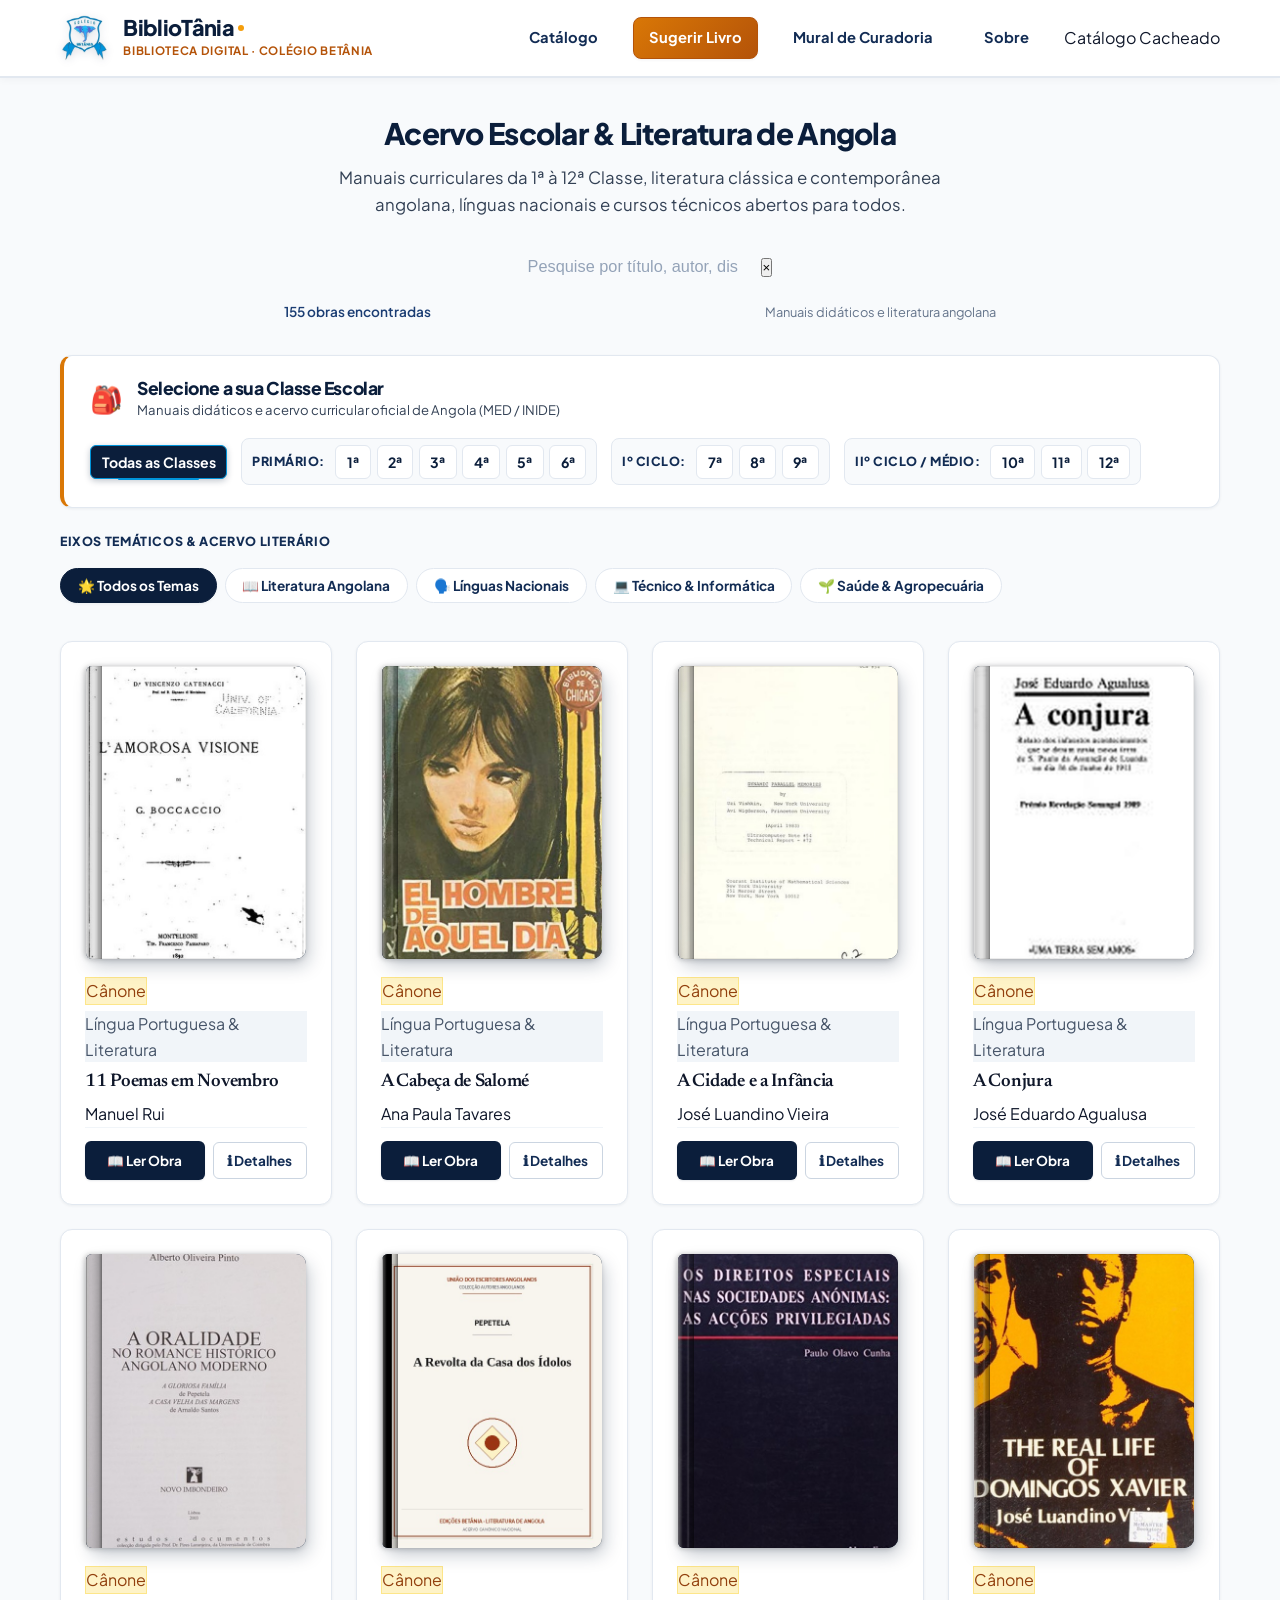
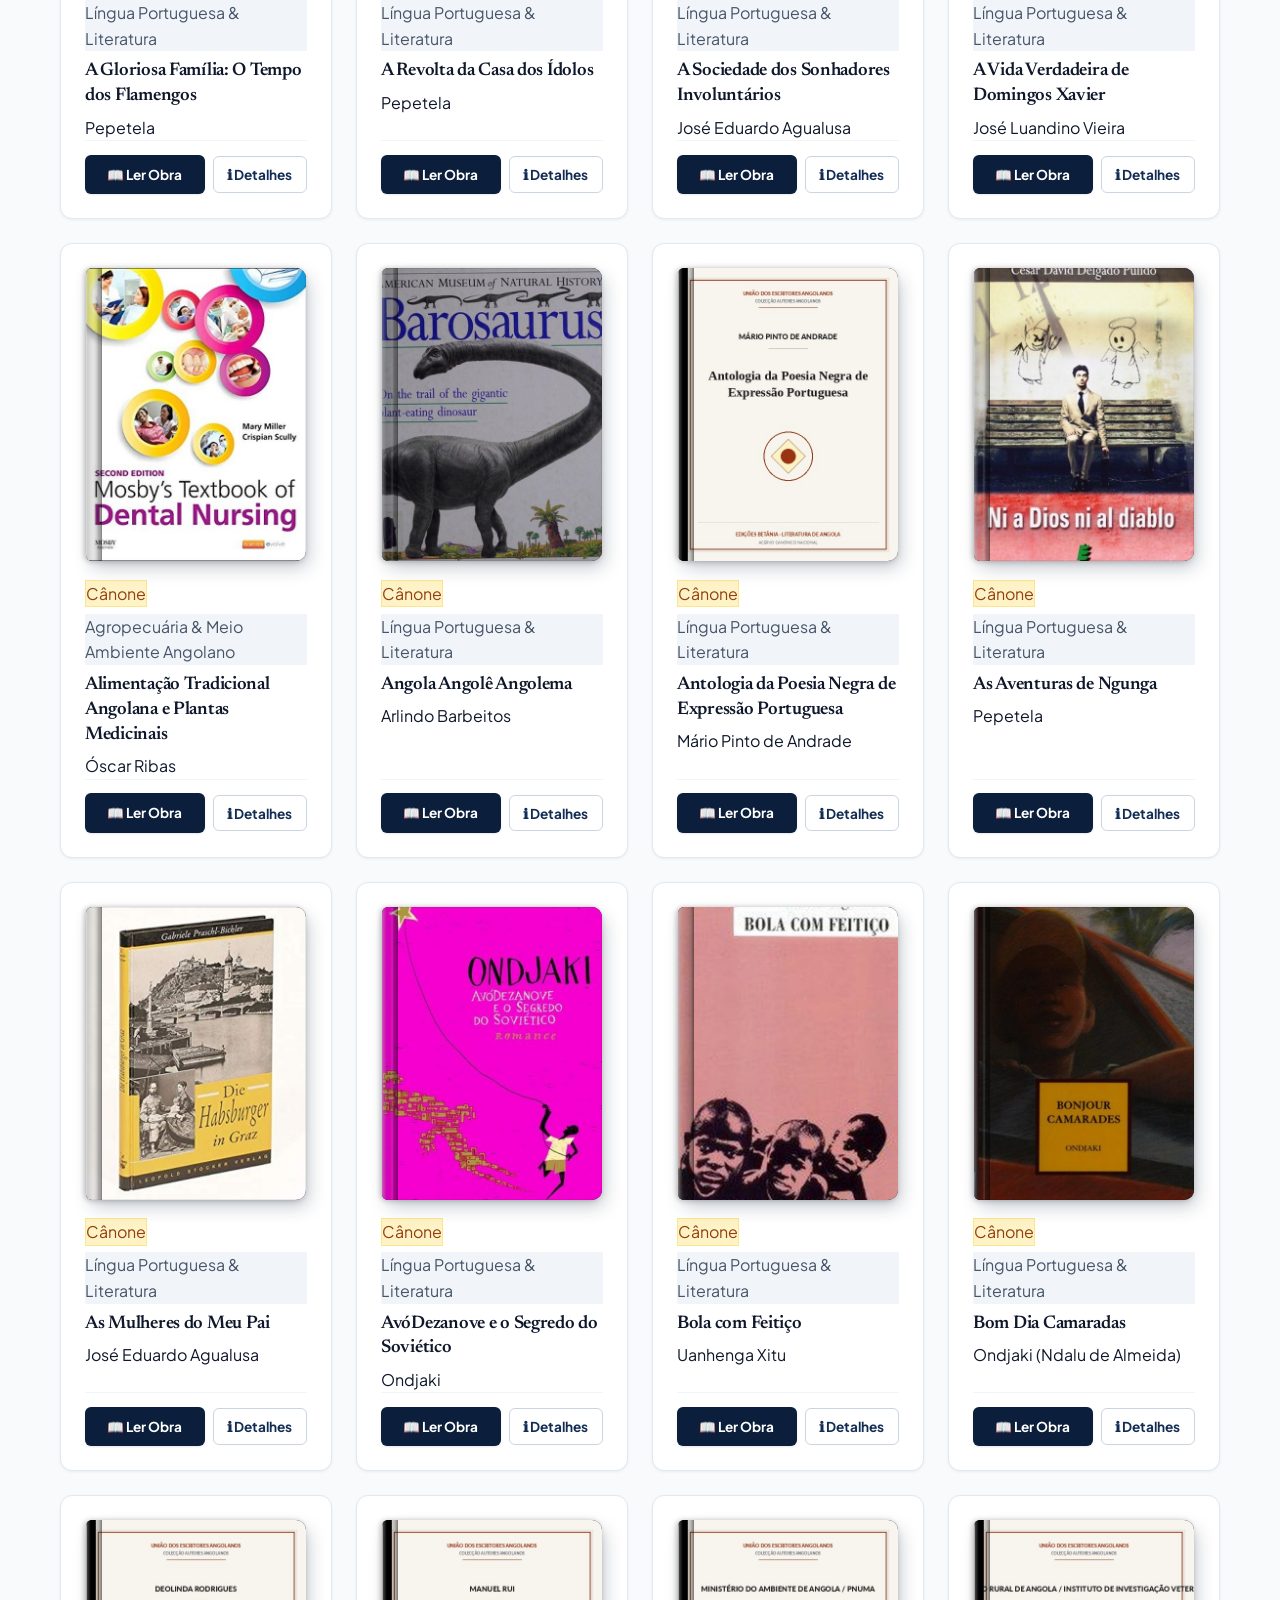
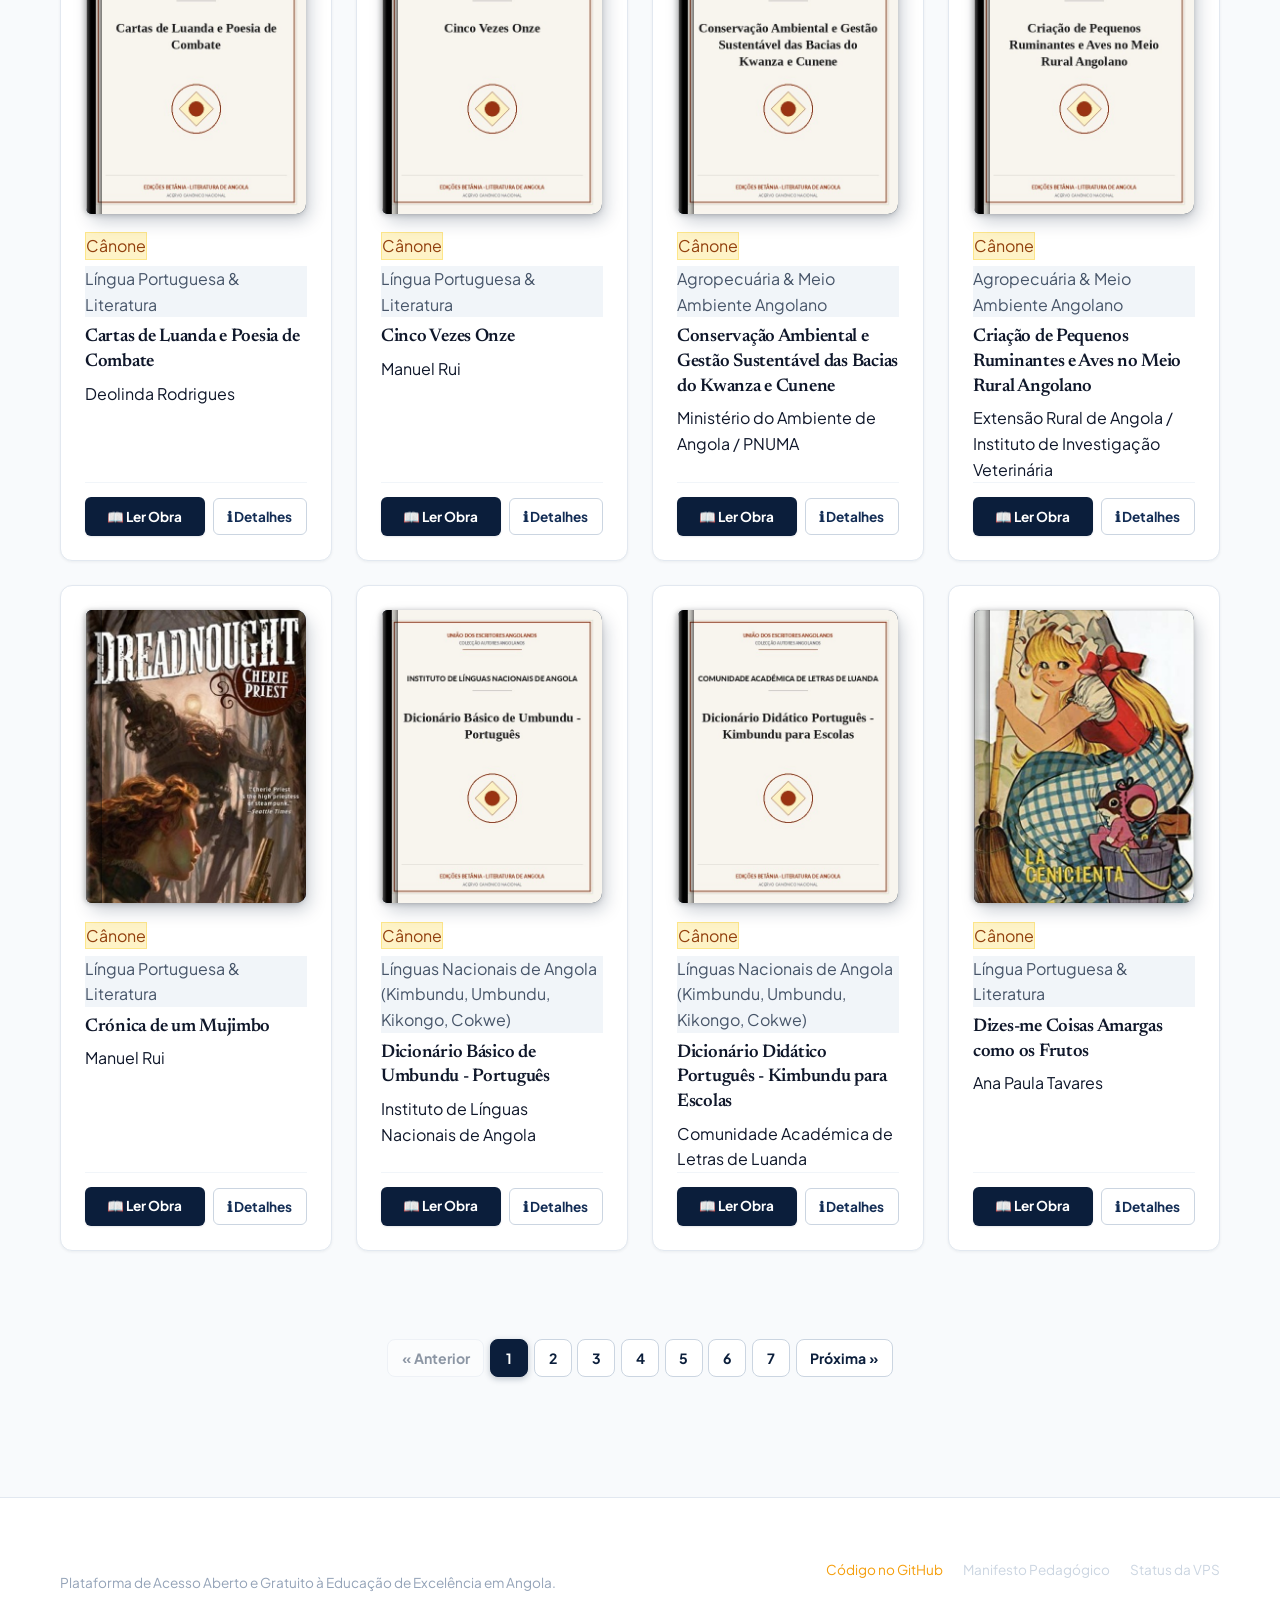
<file: docs/index.html>
<!DOCTYPE html>
<html lang="pt-AO">
<head>
  <meta charset="UTF-8">
  <meta name="viewport" content="width=device-width, initial-scale=1.0">
  <title>BiblioTânia — Complexo Escolar Privado Betânia</title>
  <meta name="description" content="Biblioteca Digital Oficial do Complexo Escolar Privado Betânia (Zango 1, Luanda) com manuais escolares certificados pelo MED/INIDE e literatura canónica de Angola.">
  <link rel="icon" type="image/svg+xml" href="favicon.svg">
  <link rel="preconnect" href="https://fonts.googleapis.com">
  <link rel="preconnect" href="https://fonts.gstatic.com" crossorigin>
  <link href="https://fonts.googleapis.com/css2?family=Newsreader:ital,opsz,wght@0,6..72,400..700;1,6..72,400..700&family=Plus+Jakarta+Sans:wght@400;500;600;700;800&display=swap" rel="stylesheet">
  <link rel="stylesheet" href="css/style.css">
</head>
<body>

  <!-- Cabeçalho Institucional -->
  <header class="site-header">
    <div class="container header-wrapper">
      <a href="./" class="brand-group">
        <img src="images/logo.svg" alt="Colégio Betânia" class="brand-logo-img" width="46" height="46">
        <div class="brand-info">
          <h1>BiblioTânia</h1>
          <p>Biblioteca Digital · Colégio Betânia</p>
        </div>
      </a>

      <nav class="nav-links">
        <a href="./" class="nav-link active">Catálogo</a>
        <a href="#submeter" class="nav-link nav-btn-highlight" data-open-modal="submeter">Sugerir Livro</a>
        <a href="#mural" class="nav-link" data-open-modal="mural">Mural de Curadoria</a>
        <a href="#sobre" class="nav-link" data-open-modal="sobre">Sobre</a>
        
        <!-- Status de Conexão com o Backend Go na VPS -->
        <div id="api-badge" class="api-badge offline" data-open-modal="api-config" title="Clique para verificar ou alterar a URL do servidor VPS">
          <span class="api-status-dot"></span>
          <span id="api-badge-text">VPS Standby</span>
        </div>
      </nav>
    </div>
  </header>

  <!-- Conteúdo Principal -->
  <main class="container" style="padding-top: 2rem; padding-bottom: 4rem;">
    
    <!-- Hero / Barra de Pesquisa Rápida -->
    <section class="search-hero" style="margin-bottom: 2rem; text-align: center;">
      <h2 style="font-size: 1.85rem; font-weight: 800; color: var(--brand-navy-900); margin-bottom: 0.5rem;">
        Acervo Escolar & Literatura de Angola
      </h2>
      <p style="color: var(--text-muted); font-size: 1.05rem; margin-bottom: 1.5rem; max-width: 680px; margin-left: auto; margin-right: auto;">
        Manuais curriculares da 1ª à 12ª Classe, literatura clássica e contemporânea angolana, línguas nacionais e cursos técnicos abertos para todos.
      </p>

      <div style="max-width: 720px; margin: 0 auto; position: relative;">
        <div class="search-input-wrapper">
          <input type="text" 
                 id="search-input" 
                 class="search-input" 
                 placeholder="Pesquise por título, autor, disciplina ou palavra-chave (pressione / para focar)..." 
                 autocomplete="off"
                 aria-label="Pesquisar livros">
          <button type="button" id="search-clear" class="search-clear-btn" title="Limpar pesquisa">&times;</button>
        </div>
        <div style="display: flex; justify-content: space-between; align-items: center; margin-top: 0.75rem; padding: 0 0.25rem;">
          <span id="results-count" style="font-size: 0.85rem; font-weight: 600; color: var(--brand-navy-700);">
            Carregando catálogo...
          </span>
          <span style="font-size: 0.8rem; color: var(--text-subtle);">
            Manuais didáticos e literatura angolana
          </span>
        </div>
      </div>
    </section>

    <!-- Seletor Curricular Agrupado por Ciclos de Angola (MED / INIDE) -->
    <section class="class-selector-card" style="margin-bottom: 1.5rem;">
      <div class="class-selector-header">
        <span class="class-selector-icon" aria-hidden="true">🎒</span>
        <div>
          <h3 class="class-selector-title">Selecione a sua Classe Escolar</h3>
          <p class="class-selector-desc">Manuais didáticos e acervo curricular oficial de Angola (MED / INIDE)</p>
        </div>
      </div>
      
      <div id="class-filter-pills" class="class-groups-container">
        <button type="button" class="class-btn active" data-classe="0" title="Exibir acervo completo de todas as classes">
          Todas as Classes
        </button>

        <div class="class-group">
          <span class="class-group-label">Primário:</span>
          <button type="button" class="class-btn" data-classe="1" title="1ª Classe">1ª</button>
          <button type="button" class="class-btn" data-classe="2" title="2ª Classe">2ª</button>
          <button type="button" class="class-btn" data-classe="3" title="3ª Classe">3ª</button>
          <button type="button" class="class-btn" data-classe="4" title="4ª Classe">4ª</button>
          <button type="button" class="class-btn" data-classe="5" title="5ª Classe">5ª</button>
          <button type="button" class="class-btn" data-classe="6" title="6ª Classe">6ª</button>
        </div>

        <div class="class-group">
          <span class="class-group-label">Iº Ciclo:</span>
          <button type="button" class="class-btn" data-classe="7" title="7ª Classe">7ª</button>
          <button type="button" class="class-btn" data-classe="8" title="8ª Classe">8ª</button>
          <button type="button" class="class-btn" data-classe="9" title="9ª Classe">9ª</button>
        </div>

        <div class="class-group">
          <span class="class-group-label">IIº Ciclo / Médio:</span>
          <button type="button" class="class-btn" data-classe="10" title="10ª Classe">10ª</button>
          <button type="button" class="class-btn" data-classe="11" title="11ª Classe">11ª</button>
          <button type="button" class="class-btn" data-classe="12" title="12ª Classe">12ª</button>
        </div>
      </div>
    </section>

    <!-- Filtros por Categoria Temática & Literatura -->
    <section class="category-filter-section" style="margin-bottom: 2rem;">
      <div style="display: flex; align-items: center; justify-content: space-between; margin-bottom: 0.65rem;">
        <span style="font-size: 0.78rem; font-weight: 800; text-transform: uppercase; letter-spacing: 0.05em; color: var(--brand-navy-800);">
          Eixos Temáticos & Acervo Literário
        </span>
      </div>
      <div id="category-filter-pills" class="disciplines-pills-bar" style="margin-bottom: 0; padding: 0.35rem 0;">
        <button type="button" class="pill-item active" data-cat="todas">🌟 Todos os Temas</button>
        <button type="button" class="pill-item" data-cat="literatura">📖 Literatura Angolana</button>
        <button type="button" class="pill-item" data-cat="linguas">🗣️ Línguas Nacionais</button>
        <button type="button" class="pill-item" data-cat="tecnico">💻 Técnico & Informática</button>
        <button type="button" class="pill-item" data-cat="saude_agro">🌱 Saúde & Agropecuária</button>
      </div>
    </section>

    <!-- Grade do Catálogo de Livros -->
    <section id="catalog-grid" class="books-grid">
      <!-- Inserido dinamicamente via app.js -->
    </section>

    <!-- Paginação -->
    <nav id="pagination-container" aria-label="Paginação do catálogo">
      <!-- Inserido dinamicamente via app.js -->
    </nav>

  </main>

  <!-- Rodapé -->
  <footer class="site-footer">
    <div class="container" style="display: flex; justify-content: space-between; align-items: center; flex-wrap: wrap; gap: 1rem;">
      <div>
        <p style="font-weight: 700; color: #ffffff; margin-bottom: 0.2rem;">
          © 2026 Colégio Betânia · BiblioTânia
        </p>
        <p style="font-size: 0.85rem; color: #94a3b8;">
          Plataforma de Acesso Aberto e Gratuito à Educação de Excelência em Angola.
        </p>
      </div>
      <div style="font-size: 0.85rem; color: #cbd5e1; display: flex; gap: 1.25rem;">
        <a href="https://github.com/MisterAntoY/biblioteca-betania" target="_blank" rel="noopener noreferrer" style="color: #f59e0b;">
          Código no GitHub
        </a>
        <a href="#sobre" data-open-modal="sobre" style="color: #cbd5e1;">
          Manifesto Pedagógico
        </a>
        <a href="#api-config" data-open-modal="api-config" style="color: #cbd5e1;">
          Status da VPS
        </a>
      </div>
    </div>
  </footer>

  <!-- Modal Container & Backdrop -->
  <div id="modal-backdrop" class="modal-backdrop" role="dialog" aria-modal="true">
    <div id="modal-container"></div>
  </div>

  <!-- Container de Toasts -->
  <div id="toast-container" class="toast-container" aria-live="polite"></div>

  <!-- Script Principal SPA -->
  <script src="js/app.js"></script>

</body>
</html>
</file>
<file: docs/css/style.css>
/* ==========================================================================
   BiblioTânia — Complexo Escolar Privado Betânia (Zango 1, Luanda)
   Identidade Oficial: Azul Betânia (#0094DA) & Azul Noturno (#0B1E3B)
   Tipografia Editorial Impeccable (Zero AI Slop) · WCAG AAA
   ========================================================================== */

:root {
  /* Tipografia Editorial de Alto Padrão */
  --font-sans: 'Plus Jakarta Sans', -apple-system, BlinkMacSystemFont, "Segoe UI", Roboto, Helvetica, Arial, sans-serif;
  --font-serif: 'Newsreader', Charter, 'Bitstream Charter', 'Times New Roman', Georgia, serif;
  --font-mono: 'JetBrains Mono', 'SF Mono', Consolas, monospace;

  /* Cores Oficiais Complexo Escolar Privado Betânia - Zango 1 */
  --brand-blue: #0094da;        /* Azul Oficial Betânia Zango 1 */
  --brand-blue-hover: #0077b6;
  --brand-blue-light: #f0f9ff;
  --brand-blue-border: #bae6fd;

  --brand-navy-950: #06152d;
  --brand-navy-900: #0b1e3b;    /* Azul Noturno Institucional */
  --brand-navy-800: #122c54;
  --brand-navy-700: #1b3d73;
  --brand-navy-600: #25529a;
  --brand-navy-light: #eff6ff;
  --brand-navy-border: #bfdbfe;

  --brand-gold-600: #b45309;
  --brand-gold-500: #d97706;    /* Ouro Académico */
  --brand-gold-400: #f59e0b;
  --brand-gold-300: #fbbf24;
  --brand-gold-light: #fef3c7;
  --brand-gold-border: #fde68a;

  --accent-emerald: #059669;
  --accent-emerald-light: #ecfdf5;

  /* Superfícies & Neutros */
  --bg-main: #f8fafc;
  --bg-card: #ffffff;
  --bg-elevated: #ffffff;
  --text-main: #0f172a;
  --text-muted: #334155;
  --text-subtle: #64748b;
  --border: #e2e8f0;
  --border-focus: #0094da;

  --radius-sm: 6px;
  --radius: 12px;
  --radius-lg: 16px;

  --shadow-sm: 0 1px 3px rgba(11, 30, 59, 0.06);
  --shadow-md: 0 4px 16px -2px rgba(11, 30, 59, 0.08);
  --shadow-lg: 0 12px 28px -4px rgba(11, 30, 59, 0.12);
  --shadow-blue: 0 4px 14px rgba(0, 148, 218, 0.25);
}

*, *::before, *::after {
  box-sizing: border-box;
  margin: 0;
  padding: 0;
}

body {
  font-family: var(--font-sans);
  background-color: var(--bg-main);
  color: var(--text-main);
  line-height: 1.6;
  -webkit-font-smoothing: antialiased;
  -moz-osx-font-smoothing: grayscale;
}

h1, h2, h3, h4, h5, h6 {
  font-family: var(--font-sans);
  letter-spacing: -0.025em;
  font-weight: 700;
  color: var(--brand-navy-900);
}

a {
  color: var(--brand-navy-700);
  text-decoration: none;
  transition: color 0.15s ease;
}
a:hover {
  color: var(--brand-gold-600);
  text-decoration: underline;
}

.container {
  max-width: 1200px;
  margin: 0 auto;
  padding: 0 1.25rem;
}

/* ==========================================================================
   Cabeçalho Institucional
   ========================================================================== */
.site-header {
  background: #ffffff;
  border-bottom: 2px solid var(--border);
  position: sticky;
  top: 0;
  z-index: 50;
  box-shadow: 0 2px 8px rgba(11, 30, 59, 0.04);
}
.header-wrapper {
  display: flex;
  align-items: center;
  justify-content: space-between;
  height: 76px;
}

.brand-group {
  display: flex;
  align-items: center;
  gap: 0.95rem;
  text-decoration: none;
  color: inherit;
}
.brand-group:hover {
  text-decoration: none;
}

.brand-logo-img {
  width: 48px;
  height: 48px;
  object-fit: contain;
  filter: drop-shadow(0 2px 4px rgba(11, 30, 59, 0.15));
  transition: transform 0.2s ease;
}
.brand-group:hover .brand-logo-img {
  transform: scale(1.05);
}

.brand-logo-icon {
  width: 46px;
  height: 46px;
  background: linear-gradient(135deg, var(--brand-navy-900), var(--brand-navy-800));
  border: 2px solid var(--brand-gold-400);
  color: var(--brand-gold-300);
  border-radius: 12px;
  display: flex;
  align-items: center;
  justify-content: center;
  font-size: 1.55rem;
  font-weight: 900;
  box-shadow: 0 2px 8px rgba(11, 30, 59, 0.25);
  transition: transform 0.2s ease, border-color 0.2s ease;
}
.brand-group:hover .brand-logo-icon {
  transform: scale(1.04);
  border-color: var(--brand-gold-300);
}

.brand-info h1 {
  font-size: 1.35rem;
  font-weight: 900;
  letter-spacing: -0.03em;
  color: var(--brand-navy-900);
  line-height: 1.1;
  display: flex;
  align-items: center;
  gap: 0.25rem;
}
.brand-info h1::after {
  content: "";
  display: inline-block;
  width: 6px;
  height: 6px;
  background: var(--brand-gold-400);
  border-radius: 50%;
}
.brand-info p {
  font-size: 0.72rem;
  color: var(--brand-gold-600);
  font-weight: 700;
  text-transform: uppercase;
  letter-spacing: 0.06em;
  margin-top: 0.15rem;
}

.nav-links {
  display: flex;
  align-items: center;
  gap: 1.25rem;
}
.nav-link {
  font-size: 0.92rem;
  font-weight: 700;
  color: var(--brand-navy-800);
  padding: 0.5rem 0.95rem;
  border-radius: 8px;
  transition: all 0.15s ease;
}
.nav-link:hover {
  background-color: var(--brand-navy-light);
  color: var(--brand-navy-900);
  text-decoration: none;
}
.nav-btn-highlight {
  background: linear-gradient(135deg, var(--brand-gold-500), var(--brand-gold-600));
  color: #ffffff;
  border: 1px solid var(--brand-gold-600);
  box-shadow: var(--shadow-sm);
}
.nav-btn-highlight:hover {
  background: linear-gradient(135deg, var(--brand-gold-600), var(--brand-gold-700, #92400e));
  color: #ffffff;
  box-shadow: var(--shadow-gold);
}

/* ==========================================================================
   Hero Section & Barra de Busca
   ========================================================================== */
.hero-section {
  padding: 3.25rem 0 2rem 0;
  text-align: center;
  background: radial-gradient(circle at 50% 20%, #f1f5f9 0%, #f8fafc 80%);
  border-radius: 0 0 24px 24px;
  margin-bottom: 1.5rem;
}
.hero-title {
  font-size: 2.35rem;
  font-weight: 900;
  color: var(--brand-navy-900);
  letter-spacing: -0.035em;
  margin-bottom: 0.5rem;
  line-height: 1.2;
}
.hero-subtitle {
  font-size: 1.05rem;
  color: var(--text-muted);
  max-width: 720px;
  margin: 0 auto 2.25rem auto;
  line-height: 1.6;
}

.search-box-card {
  max-width: 780px;
  margin: 0 auto;
  background: #ffffff;
  padding: 0.5rem 0.6rem;
  border-radius: var(--radius);
  border: 2px solid var(--border);
  box-shadow: var(--shadow-md);
  display: flex;
  gap: 0.5rem;
  transition: border-color 0.2s ease, box-shadow 0.2s ease;
  position: relative;
}
.search-box-card:focus-within {
  border-color: var(--brand-gold-400);
  box-shadow: 0 0 0 4px rgba(245, 158, 11, 0.15);
}
.search-input {
  flex: 1;
  border: none;
  padding: 0.85rem 1.25rem;
  font-size: 1.02rem;
  outline: none;
  background: transparent;
  color: var(--text-main);
}
.search-input::placeholder {
  color: #94a3b8;
}
.search-btn {
  background: linear-gradient(135deg, var(--brand-navy-900), var(--brand-navy-800));
  color: #ffffff;
  border: 1px solid var(--brand-navy-900);
  padding: 0 1.85rem;
  border-radius: 8px;
  font-weight: 800;
  font-size: 0.95rem;
  cursor: pointer;
  transition: all 0.15s ease;
  display: inline-flex;
  align-items: center;
  gap: 0.4rem;
}
.search-btn:hover {
  background: linear-gradient(135deg, var(--brand-gold-500), var(--brand-gold-600));
  border-color: var(--brand-gold-600);
  box-shadow: var(--shadow-gold);
}

/* ==========================================================================
   Seletor de Classe Escolar (1ª à 12ª Classe)
   ========================================================================== */
.class-selector-card {
  background: #ffffff;
  border: 1px solid var(--border);
  border-left: 4px solid var(--brand-gold-500);
  border-radius: var(--radius);
  padding: 1.35rem 1.65rem;
  margin: 1.5rem auto 1.5rem auto;
  box-shadow: var(--shadow-sm);
}
.class-selector-header {
  display: flex;
  align-items: center;
  gap: 0.85rem;
  margin-bottom: 1.15rem;
}
.class-selector-icon {
  font-size: 1.65rem;
}
.class-selector-title {
  font-size: 1.1rem;
  font-weight: 800;
  color: var(--brand-navy-900);
  line-height: 1.2;
}
.class-selector-desc {
  font-size: 0.82rem;
  color: var(--text-muted);
}
.class-groups-container {
  display: flex;
  flex-wrap: wrap;
  align-items: center;
  gap: 0.85rem;
}
.class-group {
  display: inline-flex;
  align-items: center;
  gap: 0.35rem;
  background: var(--bg-main);
  padding: 0.35rem 0.65rem;
  border-radius: 8px;
  border: 1px solid var(--border);
}
.class-group-label {
  font-size: 0.78rem;
  font-weight: 800;
  color: var(--brand-navy-800);
  margin-right: 0.3rem;
  text-transform: uppercase;
  letter-spacing: 0.04em;
}
.class-btn {
  display: inline-flex;
  align-items: center;
  justify-content: center;
  min-width: 36px;
  height: 34px;
  padding: 0 0.65rem;
  background: #ffffff;
  border: 1px solid var(--border);
  border-radius: 6px;
  font-size: 0.88rem;
  font-weight: 700;
  color: var(--brand-navy-900);
  cursor: pointer;
  font-family: inherit;
  outline: none;
  transition: all 0.15s ease;
}
.class-btn:hover {
  background: var(--brand-blue-light);
  color: var(--brand-blue-hover);
  border-color: var(--brand-blue-border);
  text-decoration: none;
}
.class-btn.active {
  background: var(--brand-navy-900);
  color: #ffffff;
  border-color: var(--brand-blue);
  text-decoration: none;
  box-shadow: 0 2px 6px rgba(11, 30, 59, 0.25);
  position: relative;
}
.class-btn.active::after {
  content: "";
  position: absolute;
  bottom: -2px;
  left: 20%;
  right: 20%;
  height: 2px;
  background: var(--brand-blue);
  border-radius: 2px;
}

/* ==========================================================================
   Pílulas de Disciplinas
   ========================================================================== */
.disciplines-pills-bar {
  display: flex;
  align-items: center;
  gap: 0.5rem;
  overflow-x: auto;
  padding: 0.85rem 0;
  margin-bottom: 1.5rem;
  scrollbar-width: thin;
}
.pill-item {
  display: inline-flex;
  align-items: center;
  gap: 0.4rem;
  padding: 0.5rem 1.05rem;
  background: #ffffff;
  border: 1px solid var(--border);
  border-radius: 9999px;
  font-size: 0.85rem;
  font-weight: 700;
  color: var(--brand-navy-800);
  white-space: nowrap;
  cursor: pointer;
  font-family: inherit;
  outline: none;
  transition: all 0.15s ease;
}
.pill-item:hover {
  background: var(--brand-blue-light);
  color: var(--brand-blue-hover);
  border-color: var(--brand-blue-border);
  text-decoration: none;
}
.pill-item.active {
  background: var(--brand-navy-900);
  color: #ffffff;
  border-color: var(--brand-navy-900);
  text-decoration: none;
  box-shadow: var(--shadow-sm);
}

/* ==========================================================================
   Catálogo & Grade de Livros
   ========================================================================== */
.catalog-header {
  display: flex;
  justify-content: space-between;
  align-items: center;
  margin-bottom: 1.5rem;
  padding-bottom: 0.75rem;
  border-bottom: 1px solid var(--border);
}
.catalog-count {
  font-size: 0.95rem;
  font-weight: 700;
  color: var(--brand-navy-900);
}

.books-grid {
  display: grid;
  grid-template-columns: repeat(auto-fill, minmax(270px, 1fr));
  gap: 1.5rem;
  margin-bottom: 3.5rem;
}

.book-card {
  background: var(--bg-card);
  border: 1px solid var(--border);
  border-radius: var(--radius);
  padding: 1.5rem;
  box-shadow: var(--shadow-sm);
  display: flex;
  flex-direction: column;
  justify-content: space-between;
  transition: transform 0.2s ease, box-shadow 0.2s ease, border-color 0.2s ease;
  position: relative;
}
.book-card:hover {
  transform: translateY(-4px);
  box-shadow: var(--shadow-md);
  border-color: var(--brand-gold-border);
}

/* ==========================================================================
   Capa de Livro Editorial Tradicional 3:4 com Lombada Física
   ========================================================================== */
.book-cover-container {
  display: flex;
  justify-content: center;
  align-items: center;
  margin-bottom: 1.15rem;
  perspective: 900px;
}

.book-cover-wrapper {
  width: 100%;
  max-width: 220px;
  aspect-ratio: 3 / 4;
  position: relative;
  border-radius: 6px 10px 10px 6px;
  overflow: hidden;
  box-shadow: 
    -2px 0 5px rgba(0, 0, 0, 0.18),
    4px 8px 18px -2px rgba(11, 30, 59, 0.25),
    0 2px 6px rgba(0, 0, 0, 0.08);
  transition: transform 0.25s cubic-bezier(0.16, 1, 0.3, 1), box-shadow 0.25s ease;
  background-color: var(--brand-navy-900);
}

.book-card:hover .book-cover-wrapper {
  transform: translateY(-5px) rotateY(-3deg) scale(1.02);
  box-shadow: 
    -4px 0 8px rgba(0, 0, 0, 0.22),
    8px 14px 26px -3px rgba(11, 30, 59, 0.32),
    0 4px 10px rgba(0, 0, 0, 0.12);
}

.book-cover-img {
  width: 100%;
  height: 100%;
  object-fit: cover;
  display: block;
}

.book-cover-spine {
  position: absolute;
  top: 0;
  bottom: 0;
  left: 0;
  width: 16px;
  background: linear-gradient(
    90deg,
    rgba(255, 255, 255, 0.35) 0%,
    rgba(255, 255, 255, 0) 30%,
    rgba(0, 0, 0, 0.25) 80%,
    rgba(0, 0, 0, 0.5) 100%
  );
  pointer-events: none;
}

.book-card-body {
  display: flex;
  flex-direction: column;
  flex: 1;
}

.book-badge-row {
  display: flex;
  flex-wrap: wrap;
  gap: 0.4rem;
  margin-bottom: 0.85rem;
}
.badge-school-class {
  font-size: 0.72rem;
  font-weight: 800;
  padding: 0.22rem 0.65rem;
  border-radius: 9999px;
  background: var(--brand-gold-light);
  color: var(--brand-gold-600);
  border: 1px solid var(--brand-gold-border);
}
.badge-official {
  font-size: 0.72rem;
  font-weight: 700;
  padding: 0.22rem 0.65rem;
  border-radius: 9999px;
  background: var(--brand-navy-light);
  color: var(--brand-navy-900);
  border: 1px solid var(--brand-navy-border);
}
.badge-discipline {
  font-size: 0.72rem;
  font-weight: 700;
  padding: 0.22rem 0.6rem;
  border-radius: 9999px;
  background: #f1f5f9;
  color: var(--text-muted);
}
.badge-level {
  font-size: 0.72rem;
  font-weight: 700;
  padding: 0.22rem 0.6rem;
  border-radius: 9999px;
  background: var(--accent-emerald-light);
  color: var(--accent-emerald);
}

.book-title, .book-card-title {
  font-family: var(--font-serif);
  font-size: 1.15rem;
  font-weight: 600;
  color: var(--text-main);
  line-height: 1.35;
  letter-spacing: -0.015em;
  margin-bottom: 0.35rem;
}
.book-author {
  font-family: var(--font-sans);
  font-size: 0.85rem;
  font-weight: 600;
  color: var(--brand-blue-hover);
  margin-bottom: 0.75rem;
}
.book-synopsis {
  font-size: 0.86rem;
  color: var(--text-muted);
  line-height: 1.55;
  display: -webkit-box;
  -webkit-line-clamp: 3;
  -webkit-box-orient: vertical;
  overflow: hidden;
  margin-bottom: 1.25rem;
}

.book-footer-actions {
  display: flex;
  align-items: center;
  justify-content: space-between;
  border-top: 1px solid var(--border);
  padding-top: 1rem;
}
.book-card-actions {
  display: flex;
  align-items: center;
  gap: 0.5rem;
  margin-top: auto;
  padding-top: 0.85rem;
  border-top: 1px solid var(--border-light, #f1f5f9);
}
.btn-read {
  flex: 1;
  display: inline-flex;
  align-items: center;
  justify-content: center;
  gap: 0.45rem;
  background: var(--brand-navy-900);
  color: #ffffff;
  padding: 0.55rem 0.85rem;
  border-radius: 6px;
  font-weight: 700;
  font-size: 0.85rem;
  text-decoration: none;
  transition: all 0.15s ease;
  box-shadow: 0 1px 2px rgba(11, 30, 59, 0.1);
}
.btn-read:hover {
  background: var(--brand-blue-hover);
  color: #ffffff;
  transform: translateY(-1px);
  box-shadow: 0 4px 8px rgba(0, 148, 218, 0.25);
  text-decoration: none;
}
.btn-details {
  display: inline-flex;
  align-items: center;
  justify-content: center;
  gap: 0.35rem;
  background: #ffffff;
  border: 1px solid #cbd5e1;
  color: var(--brand-navy-800);
  padding: 0.55rem 0.85rem;
  border-radius: 6px;
  font-weight: 700;
  font-size: 0.85rem;
  cursor: pointer;
  font-family: inherit;
  transition: all 0.15s ease;
}
.btn-details:hover {
  background: var(--brand-blue-light);
  border-color: var(--brand-blue);
  color: var(--brand-blue-hover);
  transform: translateY(-1px);
}
.book-metrics {
  font-size: 0.76rem;
  color: var(--text-subtle);
  font-weight: 600;
}

/* ==========================================================================
   Paginação
   ========================================================================== */
.pagination {
  display: flex;
  justify-content: center;
  align-items: center;
  gap: 0.35rem;
  padding: 2rem 0 3.5rem 0;
  flex-wrap: wrap;
}
.pag-btn {
  display: inline-flex;
  align-items: center;
  justify-content: center;
  min-width: 38px;
  height: 38px;
  padding: 0 0.85rem;
  background: #ffffff;
  border: 1px solid #cbd5e1;
  border-radius: 8px;
  color: var(--brand-navy-900);
  font-weight: 700;
  font-size: 0.88rem;
  cursor: pointer;
  transition: all 0.15s ease;
  font-family: inherit;
}
.pag-btn:hover:not(:disabled) {
  background: var(--brand-blue-light);
  border-color: var(--brand-blue);
  color: var(--brand-blue-hover);
  transform: translateY(-1px);
}
.pag-btn.active {
  background: var(--brand-navy-900);
  color: #ffffff;
  border-color: var(--brand-navy-900);
  box-shadow: 0 2px 6px rgba(11, 30, 59, 0.25);
}
.pag-btn:disabled {
  opacity: 0.45;
  cursor: not-allowed;
  border-color: #e2e8f0;
}
.pag-ellipsis {
  display: inline-flex;
  align-items: center;
  justify-content: center;
  padding: 0 0.5rem;
  color: var(--text-muted);
  font-weight: 700;
}
.pagination-nav {
  display: flex;
  justify-content: center;
  gap: 0.5rem;
  margin: 2rem 0 4rem 0;
}
.pagination-nav a {
  padding: 0.55rem 1.15rem;
  background: #ffffff;
  border: 1px solid var(--border);
  border-radius: 8px;
  color: var(--brand-navy-900);
  font-weight: 700;
  font-size: 0.9rem;
  transition: all 0.15s ease;
}
.pagination-nav a:hover {
  background: var(--brand-navy-light);
  border-color: var(--brand-navy-border);
  text-decoration: none;
}
.pagination-nav a.active {
  background: var(--brand-navy-900);
  color: #ffffff;
  border-color: var(--brand-navy-900);
}

/* ==========================================================================
   Painel de Estatísticas & Meta dos 100 Milhões
   ========================================================================== */
.stats-banner {
  background: linear-gradient(135deg, var(--brand-navy-950) 0%, var(--brand-navy-900) 50%, var(--brand-navy-800) 100%);
  color: #ffffff;
  border: 1px solid rgba(245, 158, 11, 0.2);
  border-radius: var(--radius-lg);
  padding: 2.75rem 2rem;
  margin-bottom: 3.5rem;
  box-shadow: var(--shadow-lg);
  position: relative;
  overflow: hidden;
}
.stats-banner::before {
  content: "";
  position: absolute;
  top: 0;
  left: 0;
  right: 0;
  height: 3px;
  background: linear-gradient(90deg, transparent, var(--brand-gold-400), transparent);
}
.stats-grid {
  display: grid;
  grid-template-columns: repeat(auto-fit, minmax(210px, 1fr));
  gap: 1.75rem;
  text-align: center;
}
.stat-item h3 {
  font-size: 2.25rem;
  font-weight: 900;
  color: var(--brand-gold-300);
  margin-bottom: 0.25rem;
  letter-spacing: -0.03em;
}
.stat-item p {
  font-size: 0.82rem;
  color: #cbd5e1;
  font-weight: 700;
  text-transform: uppercase;
  letter-spacing: 0.05em;
}

/* ==========================================================================
   Formulário de Submissão (/submeter)
   ========================================================================== */
.form-card {
  max-width: 700px;
  margin: 2.5rem auto 4rem auto;
  background: #ffffff;
  border: 1px solid var(--border);
  border-top: 4px solid var(--brand-gold-500);
  border-radius: var(--radius);
  padding: 2.75rem;
  box-shadow: var(--shadow-md);
}
.form-group {
  margin-bottom: 1.45rem;
}
.form-label {
  display: block;
  font-size: 0.9rem;
  font-weight: 800;
  color: var(--brand-navy-900);
  margin-bottom: 0.4rem;
}
.form-control {
  width: 100%;
  padding: 0.8rem 1.1rem;
  border: 1px solid var(--border);
  border-radius: 8px;
  font-size: 0.95rem;
  outline: none;
  font-family: inherit;
  transition: border-color 0.15s ease, box-shadow 0.15s ease;
}
.form-control:focus {
  border-color: var(--brand-gold-400);
  box-shadow: 0 0 0 3px rgba(245, 158, 11, 0.15);
}
.alert-box {
  padding: 1rem 1.25rem;
  border-radius: 8px;
  margin-bottom: 1.5rem;
  font-size: 0.9rem;
  font-weight: 600;
}
.alert-success {
  background: var(--accent-emerald-light);
  color: #065f46;
  border: 1px solid #a7f3d0;
}
.alert-error {
  background: #fef2f2;
  color: #991b1b;
  border: 1px solid #fecaca;
}

/* ==========================================================================
   Mural da IA (/submissoes)
   ========================================================================== */
.submission-card {
  background: #ffffff;
  border: 1px solid var(--border);
  border-radius: var(--radius);
  padding: 1.65rem;
  margin-bottom: 1.15rem;
  box-shadow: var(--shadow-sm);
  transition: border-color 0.15s ease;
}
.submission-card:hover {
  border-color: var(--brand-navy-border);
}
.status-pill {
  display: inline-block;
  padding: 0.3rem 0.85rem;
  border-radius: 9999px;
  font-size: 0.76rem;
  font-weight: 800;
  text-transform: uppercase;
  letter-spacing: 0.05em;
}
.status-aprovado {
  background: var(--accent-emerald-light);
  color: var(--accent-emerald);
  border: 1px solid #a7f3d0;
}
.status-pendente {
  background: var(--brand-gold-light);
  color: var(--brand-gold-600);
  border: 1px solid var(--brand-gold-border);
}
.status-rejeitado {
  background: #fef2f2;
  color: #b91c1c;
  border: 1px solid #fecaca;
}

/* ==========================================================================
   Rodapé Institucional
   ========================================================================== */
.site-footer {
  background: #ffffff;
  border-top: 1px solid var(--border);
  padding: 3rem 0;
  text-align: center;
  font-size: 0.88rem;
  color: var(--text-muted);
}
.footer-links {
  display: flex;
  justify-content: center;
  gap: 1.75rem;
  margin-bottom: 1.25rem;
}
.footer-links a {
  font-weight: 700;
  color: var(--brand-navy-800);
}
.footer-links a:hover {
  color: var(--brand-gold-600);
}

/* ==========================================================================
   Responsividade Mobile-First
   ========================================================================== */
@media (max-width: 768px) {
  .header-wrapper {
    height: auto;
    padding: 1rem 0;
    flex-direction: column;
    gap: 1rem;
  }
  .hero-title {
    font-size: 1.85rem;
  }
  .search-box-card {
    flex-direction: column;
  }
  .search-btn {
    padding: 0.85rem;
    justify-content: center;
  }
  .catalog-header {
    flex-direction: column;
    align-items: flex-start;
    gap: 0.75rem;
  }
  .class-groups-container {
    flex-direction: column;
    align-items: flex-start;
    width: 100%;
  }
  .class-group {
    width: 100%;
    overflow-x: auto;
  }
}
</file>
